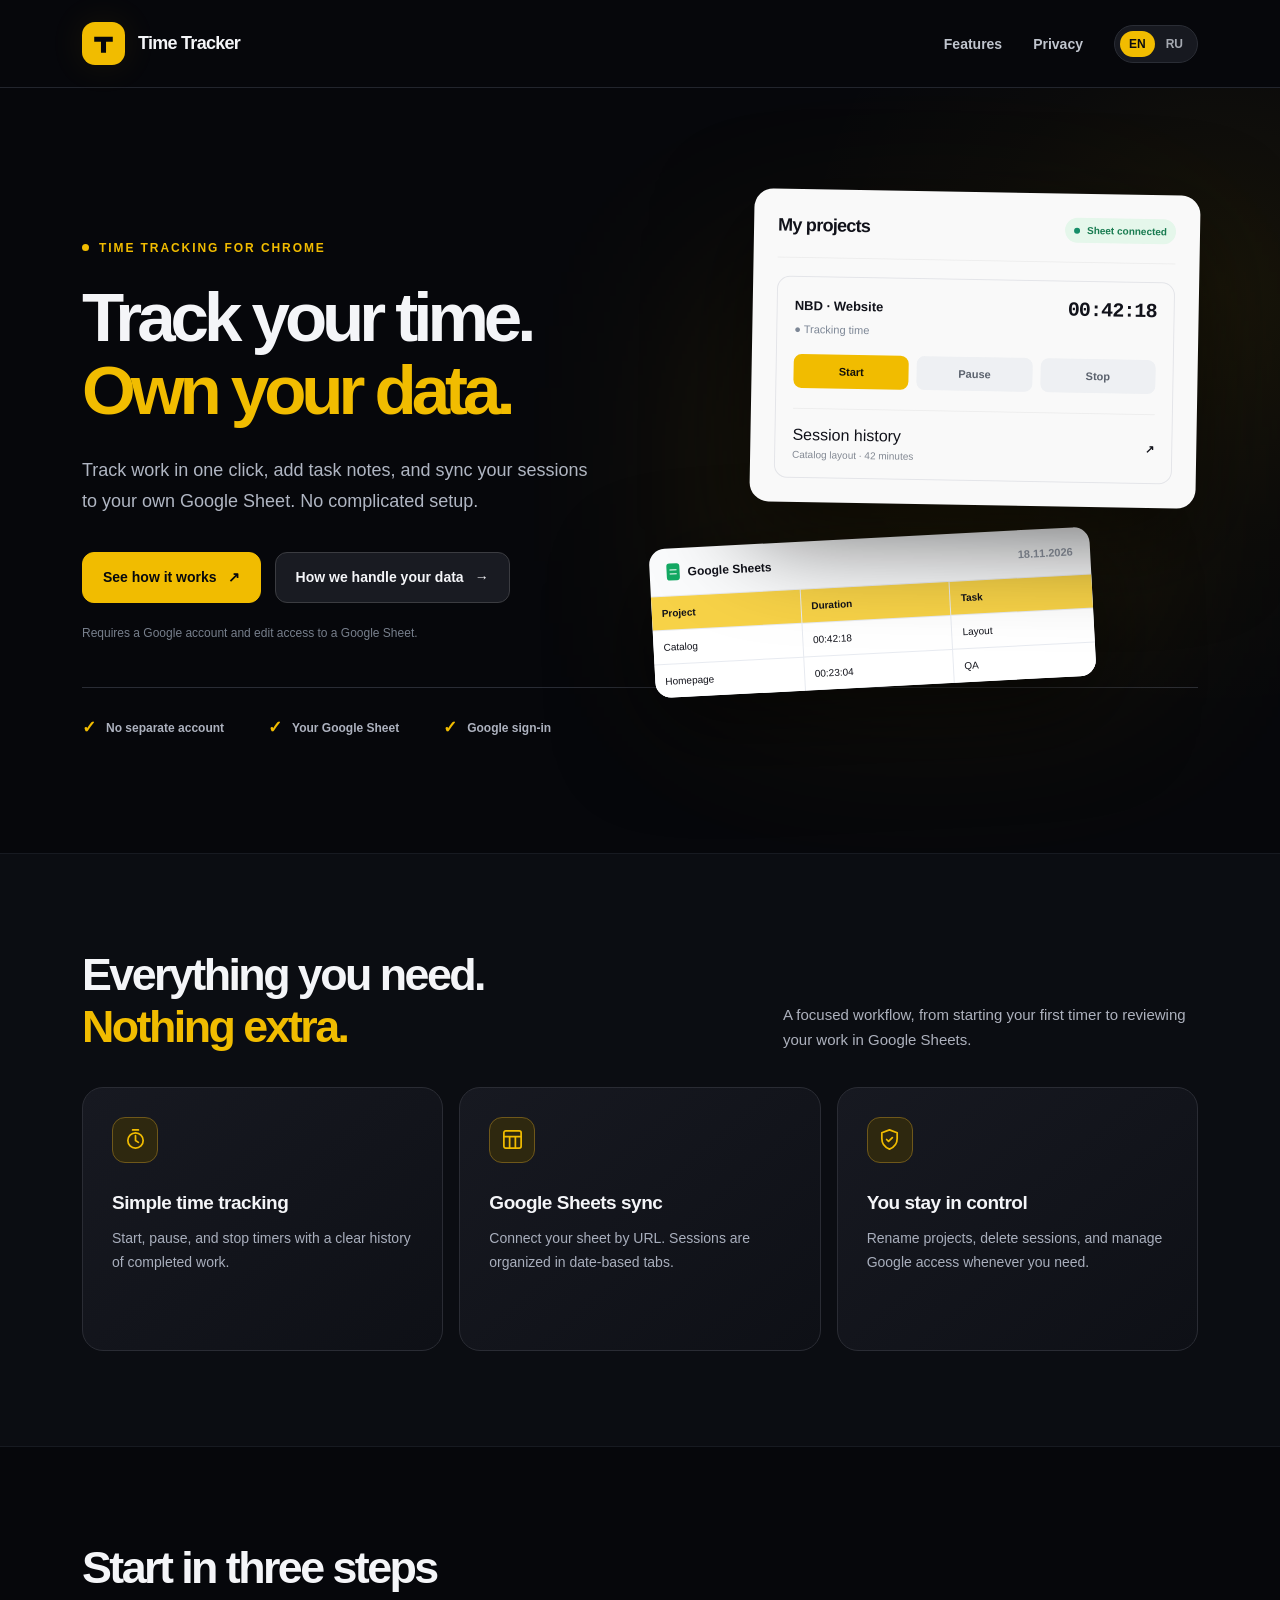
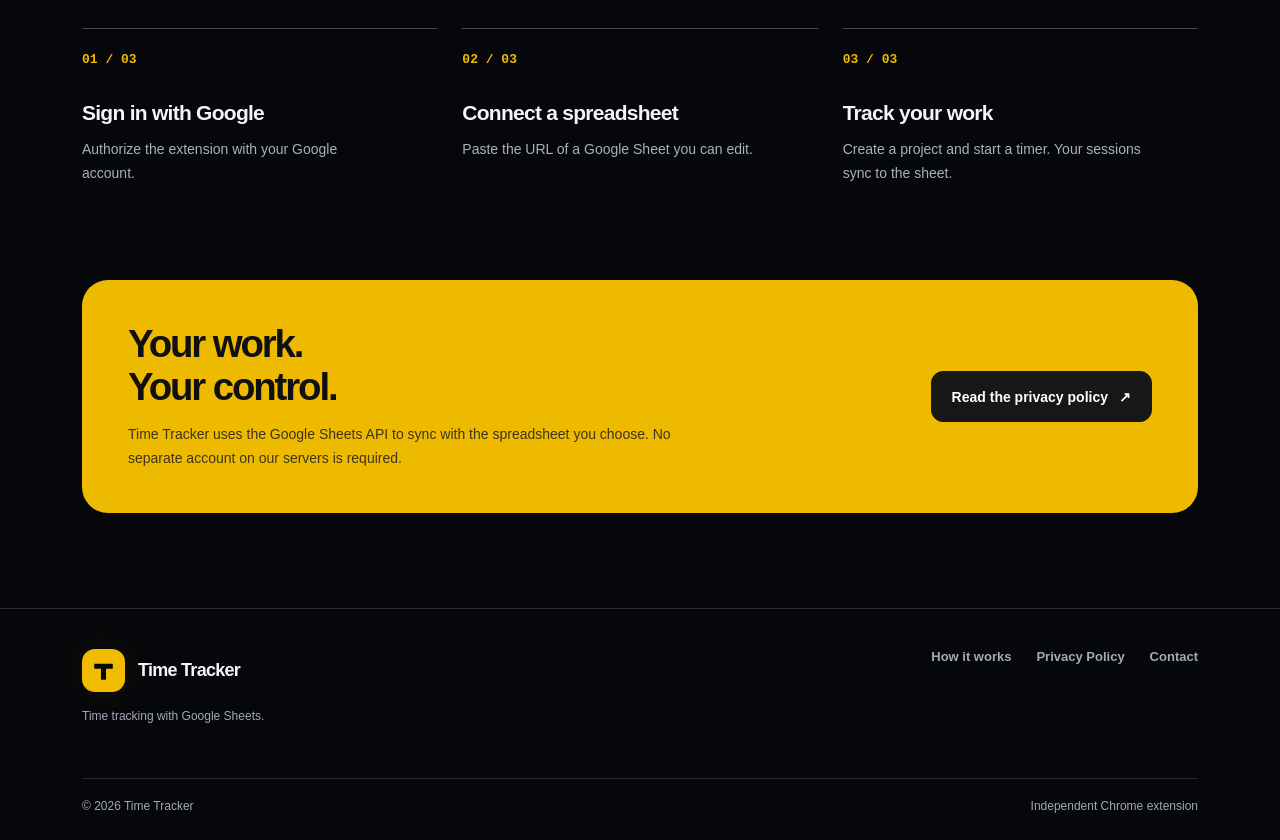
<file: index.html>
<!doctype html>
<html lang="en"><head><meta charset="utf-8"><meta name="viewport" content="width=device-width,initial-scale=1"><meta name="theme-color" content="#06070B"><meta name="description" content="A Chrome extension for tracking work sessions and syncing to your own Google Sheet."><title>Time Tracker — Your time, your Google Sheet</title><link rel="icon" type="image/svg+xml" href="assets/favicon.svg"><link rel="stylesheet" href="assets/styles.css"></head>
<body id="top"><header class="site-header"><div class="container header-inner">
      <a class="brand" href="./" aria-label="Time Tracker — home"><span class="brand-icon" aria-hidden="true"><svg viewBox="0 0 32 32" fill="none"><path d="M5 8h22v6h-8v13h-6V14H5V8Z" fill="#06070B"/></svg></span><span>Time Tracker</span></a>
      <nav class="nav-links" aria-label="Main navigation">
        <a href="./#features">Features</a><a href="privacy/">Privacy</a>
        <span class="lang-switch" aria-label="Language"><a href="./" aria-current="page" lang="en">EN</a><a href="ru/"  lang="ru">RU</a></span>
      </nav></div></header><main><section class="hero"><div class="container"><div class="hero-grid"><div class="hero-copy"><div class="eyebrow">TIME TRACKING FOR CHROME</div><h1>Track your time.<br><span>Own your data.</span></h1><p>Track work in one click, add task notes, and sync your sessions to your own Google Sheet. No complicated setup.</p><div class="hero-actions"><a class="btn btn-primary" href="#how-it-works">See how it works <span aria-hidden="true">↗</span></a><a class="btn btn-secondary" href="privacy/">How we handle your data <span aria-hidden="true">→</span></a></div><p class="microcopy">Requires a Google account and edit access to a Google Sheet.</p></div><div class="visual" aria-label="Illustration of Time Tracker and a spreadsheet"><div class="visual-glow"></div><div class="visual-card tracker-card"><div class="visual-top"><span class="visual-heading">My projects</span><span class="tiny-pill">Sheet connected</span></div><div class="project-mock"><div class="project-top"><span class="project-name">NBD · Website</span><span class="timer">00:42:18</span></div><div class="project-status">● Tracking time</div><div class="mock-btns"><div class="mock-btn yellow">Start</div><div class="mock-btn">Pause</div><div class="mock-btn">Stop</div></div><div class="mock-history"><div><span>Session history</span><small>Catalog layout · 42 minutes</small></div><span aria-hidden="true">↗</span></div></div></div><div class="visual-card sheet-card"><div class="sheet-card-head"><span class="sheet-dot"></span>Google Sheets <span style="margin-left:auto;color:#9299a5;font-size:11px">18.11.2026</span></div><div class="sheet-grid"><div class="head">Project</div><div class="head">Duration</div><div class="head">Task</div><div>Catalog</div><div>00:42:18</div><div>Layout</div><div>Homepage</div><div>00:23:04</div><div>QA</div></div></div></div></div><div class="trust-strip"><span><b>✓</b>No separate account</span><span><b>✓</b>Your Google Sheet</span><span><b>✓</b>Google sign-in</span></div></div></section><section class="section section-alt" id="features"><div class="container"><div class="section-heading"><h2>Everything you need.<br><span class="accent">Nothing extra.</span></h2><p>A focused workflow, from starting your first timer to reviewing your work in Google Sheets.</p></div><div class="feature-grid"><article class="feature"><span class="feature-icon"><svg viewBox="0 0 24 24" fill="none" stroke-width="1.8" stroke="currentColor" stroke-linecap="round" stroke-linejoin="round" aria-hidden="true"><circle cx="12" cy="13" r="8"/><path d="M12 13V8m0 5 3 2M9 2h6"/></svg></span><h3>Simple time tracking</h3><p>Start, pause, and stop timers with a clear history of completed work.</p></article><article class="feature"><span class="feature-icon"><svg viewBox="0 0 24 24" fill="none" stroke-width="1.8" stroke="currentColor" stroke-linecap="round" stroke-linejoin="round" aria-hidden="true"><rect x="3" y="3" width="18" height="18" rx="2"/><path d="M3 9h18M9 9v12M15 9v12"/></svg></span><h3>Google Sheets sync</h3><p>Connect your sheet by URL. Sessions are organized in date-based tabs.</p></article><article class="feature"><span class="feature-icon"><svg viewBox="0 0 24 24" fill="none" stroke-width="1.8" stroke="currentColor" stroke-linecap="round" stroke-linejoin="round" aria-hidden="true"><path d="M12 2 4 5v6c0 5.5 3.4 9.3 8 11 4.6-1.7 8-5.5 8-11V5z"/><path d="m9 12 2 2 4-4"/></svg></span><h3>You stay in control</h3><p>Rename projects, delete sessions, and manage Google access whenever you need.</p></article></div></div></section><section class="section" id="how-it-works"><div class="container"><div class="section-heading"><h2>Start in three steps</h2></div><div class="steps"><article class="step"><div class="step-number">01 / 03</div><h3>Sign in with Google</h3><p>Authorize the extension with your Google account.</p></article><article class="step"><div class="step-number">02 / 03</div><h3>Connect a spreadsheet</h3><p>Paste the URL of a Google Sheet you can edit.</p></article><article class="step"><div class="step-number">03 / 03</div><h3>Track your work</h3><p>Create a project and start a timer. Your sessions sync to the sheet.</p></article></div></div></section><section class="section" style="padding-top:0"><div class="container"><div class="privacy-banner"><div><h2>Your work.<br>Your control.</h2><p>Time Tracker uses the Google Sheets API to sync with the spreadsheet you choose. No separate account on our servers is required.</p></div><a class="btn" href="privacy/">Read the privacy policy <span aria-hidden="true">↗</span></a></div></div></section></main><footer class="footer"><div class="container"><div class="footer-top"><div><a class="brand" href="./"><span class="brand-icon" aria-hidden="true"><svg viewBox="0 0 32 32" fill="none"><path d="M5 8h22v6h-8v13h-6V14H5V8Z" fill="#06070B"/></svg></span><span>Time Tracker</span></a><p class="footer-note">Time tracking with Google Sheets.</p></div><div class="footer-links"><a href="./#how-it-works">How it works</a><a href="privacy/">Privacy Policy</a><a href="mailto:alextukaylo@gmail.com">Contact</a></div></div><div class="footer-bottom"><span>© 2026 Time Tracker</span><span>Independent Chrome extension</span></div></div></footer></body></html>
</file>
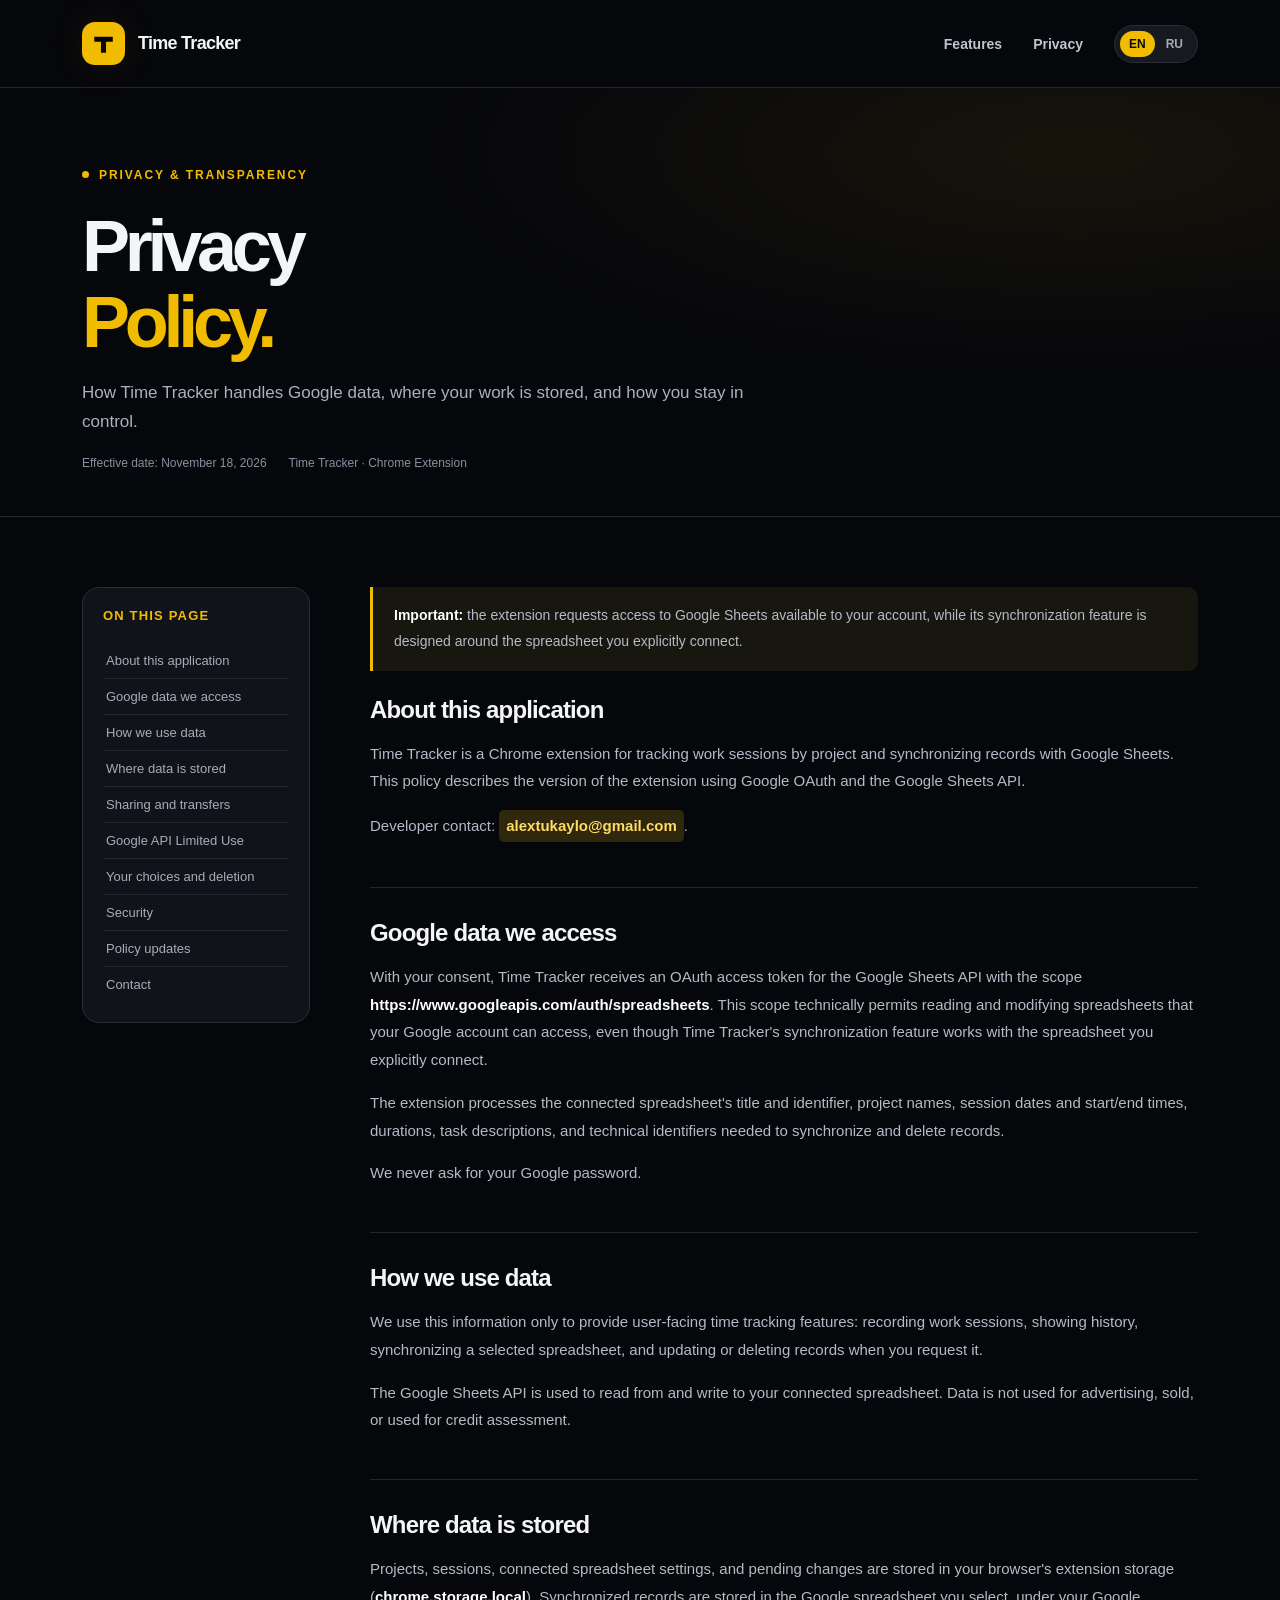
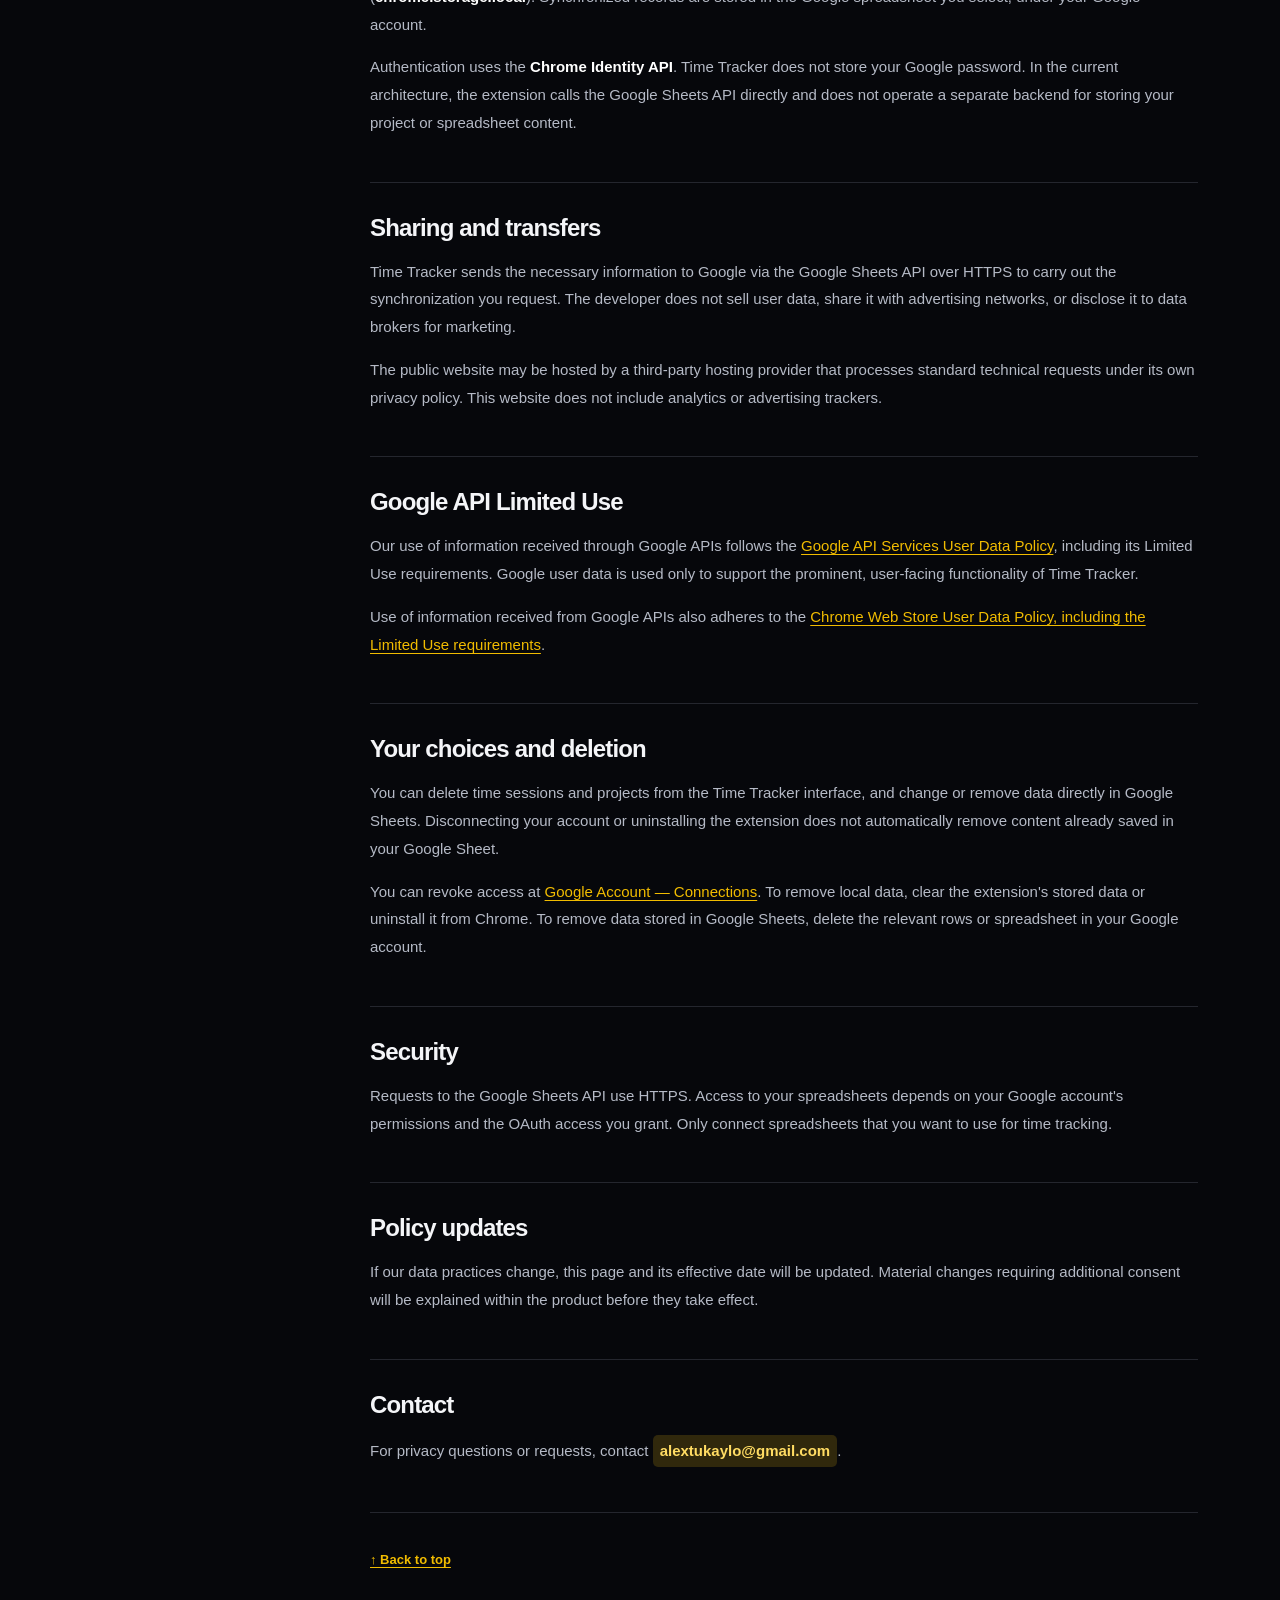
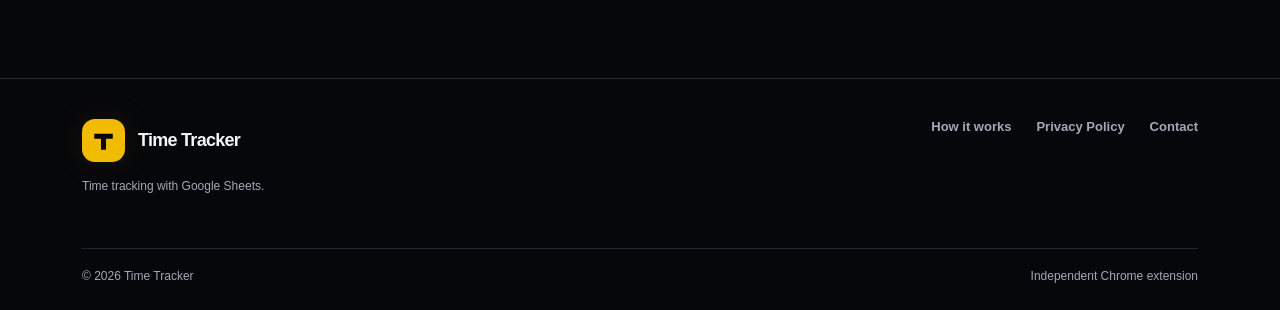
<file: privacy/index.html>
<!doctype html>
<html lang="en"><head><meta charset="utf-8"><meta name="viewport" content="width=device-width,initial-scale=1"><meta name="theme-color" content="#06070B"><meta name="description" content="Learn how Time Tracker handles Google Sheets data and local time tracking records."><title>Privacy Policy — Time Tracker</title><link rel="icon" type="image/svg+xml" href="../assets/favicon.svg"><link rel="stylesheet" href="../assets/styles.css"></head>
<body id="top"><header class="site-header"><div class="container header-inner">
      <a class="brand" href="../" aria-label="Time Tracker — home"><span class="brand-icon" aria-hidden="true"><svg viewBox="0 0 32 32" fill="none"><path d="M5 8h22v6h-8v13h-6V14H5V8Z" fill="#06070B"/></svg></span><span>Time Tracker</span></a>
      <nav class="nav-links" aria-label="Main navigation">
        <a href="../#features">Features</a><a href="./">Privacy</a>
        <span class="lang-switch" aria-label="Language"><a href="./" aria-current="page" lang="en">EN</a><a href="../ru/privacy/"  lang="ru">RU</a></span>
      </nav></div></header><main><section class="legal-hero"><div class="container"><div class="eyebrow">PRIVACY & TRANSPARENCY</div><h1>Privacy<br><span>Policy.</span></h1><p>How Time Tracker handles Google data, where your work is stored, and how you stay in control.</p><div class="legal-meta"><span>Effective date: November 18, 2026</span><span>Time Tracker · Chrome Extension</span></div></div></section><div class="container legal-body"><aside class="legal-toc" aria-label="On this page"><h3>On this page</h3><a href="#overview">About this application</a><a href="#access">Google data we access</a><a href="#usage">How we use data</a><a href="#storage">Where data is stored</a><a href="#sharing">Sharing and transfers</a><a href="#limited">Google API Limited Use</a><a href="#control">Your choices and deletion</a><a href="#security">Security</a><a href="#changes">Policy updates</a><a href="#contact">Contact</a></aside><article class="legal-content"><div class="notice"><p><strong>Important:</strong> the extension requests access to Google Sheets available to your account, while its synchronization feature is designed around the spreadsheet you explicitly connect.</p></div><section id="overview"><h2>About this application</h2><p>Time Tracker is a Chrome extension for tracking work sessions by project and synchronizing records with Google Sheets. This policy describes the version of the extension using Google OAuth and the Google Sheets API.</p><p>Developer contact: <span class="support-placeholder">alextukaylo@gmail.com</span>.</p></section><section id="access"><h2>Google data we access</h2><p>With your consent, Time Tracker receives an OAuth access token for the Google Sheets API with the scope <strong>https://www.googleapis.com/auth/spreadsheets</strong>. This scope technically permits reading and modifying spreadsheets that your Google account can access, even though Time Tracker's synchronization feature works with the spreadsheet you explicitly connect.</p><p>The extension processes the connected spreadsheet's title and identifier, project names, session dates and start/end times, durations, task descriptions, and technical identifiers needed to synchronize and delete records.</p><p>We never ask for your Google password.</p></section><section id="usage"><h2>How we use data</h2><p>We use this information only to provide user-facing time tracking features: recording work sessions, showing history, synchronizing a selected spreadsheet, and updating or deleting records when you request it.</p><p>The Google Sheets API is used to read from and write to your connected spreadsheet. Data is not used for advertising, sold, or used for credit assessment.</p></section><section id="storage"><h2>Where data is stored</h2><p>Projects, sessions, connected spreadsheet settings, and pending changes are stored in your browser's extension storage (<strong>chrome.storage.local</strong>). Synchronized records are stored in the Google spreadsheet you select, under your Google account.</p><p>Authentication uses the <strong>Chrome Identity API</strong>. Time Tracker does not store your Google password. In the current architecture, the extension calls the Google Sheets API directly and does not operate a separate backend for storing your project or spreadsheet content.</p></section><section id="sharing"><h2>Sharing and transfers</h2><p>Time Tracker sends the necessary information to Google via the Google Sheets API over HTTPS to carry out the synchronization you request. The developer does not sell user data, share it with advertising networks, or disclose it to data brokers for marketing.</p><p>The public website may be hosted by a third-party hosting provider that processes standard technical requests under its own privacy policy. This website does not include analytics or advertising trackers.</p></section><section id="limited"><h2>Google API Limited Use</h2><p>Our use of information received through Google APIs follows the <a href="https://developers.google.com/terms/api-services-user-data-policy" target="_blank" rel="noopener noreferrer">Google API Services User Data Policy</a>, including its Limited Use requirements. Google user data is used only to support the prominent, user-facing functionality of Time Tracker.</p><p>Use of information received from Google APIs also adheres to the <a href="https://developer.chrome.com/docs/webstore/program-policies/limited-use" target="_blank" rel="noopener noreferrer">Chrome Web Store User Data Policy, including the Limited Use requirements</a>.</p></section><section id="control"><h2>Your choices and deletion</h2><p>You can delete time sessions and projects from the Time Tracker interface, and change or remove data directly in Google Sheets. Disconnecting your account or uninstalling the extension does not automatically remove content already saved in your Google Sheet.</p><p>You can revoke access at <a href="https://myaccount.google.com/connections" target="_blank" rel="noopener noreferrer">Google Account — Connections</a>. To remove local data, clear the extension's stored data or uninstall it from Chrome. To remove data stored in Google Sheets, delete the relevant rows or spreadsheet in your Google account.</p></section><section id="security"><h2>Security</h2><p>Requests to the Google Sheets API use HTTPS. Access to your spreadsheets depends on your Google account's permissions and the OAuth access you grant. Only connect spreadsheets that you want to use for time tracking.</p></section><section id="changes"><h2>Policy updates</h2><p>If our data practices change, this page and its effective date will be updated. Material changes requiring additional consent will be explained within the product before they take effect.</p></section><section id="contact"><h2>Contact</h2><p>For privacy questions or requests, contact <span class="support-placeholder">alextukaylo@gmail.com</span>.</p></section><a class="toplink" href="#top" onclick="return true">↑ Back to top</a></article></div></main><footer class="footer"><div class="container"><div class="footer-top"><div><a class="brand" href="../"><span class="brand-icon" aria-hidden="true"><svg viewBox="0 0 32 32" fill="none"><path d="M5 8h22v6h-8v13h-6V14H5V8Z" fill="#06070B"/></svg></span><span>Time Tracker</span></a><p class="footer-note">Time tracking with Google Sheets.</p></div><div class="footer-links"><a href="../#how-it-works">How it works</a><a href="./">Privacy Policy</a><a href="mailto:alextukaylo@gmail.com">Contact</a></div></div><div class="footer-bottom"><span>© 2026 Time Tracker</span><span>Independent Chrome extension</span></div></div></footer></body></html>
</file>
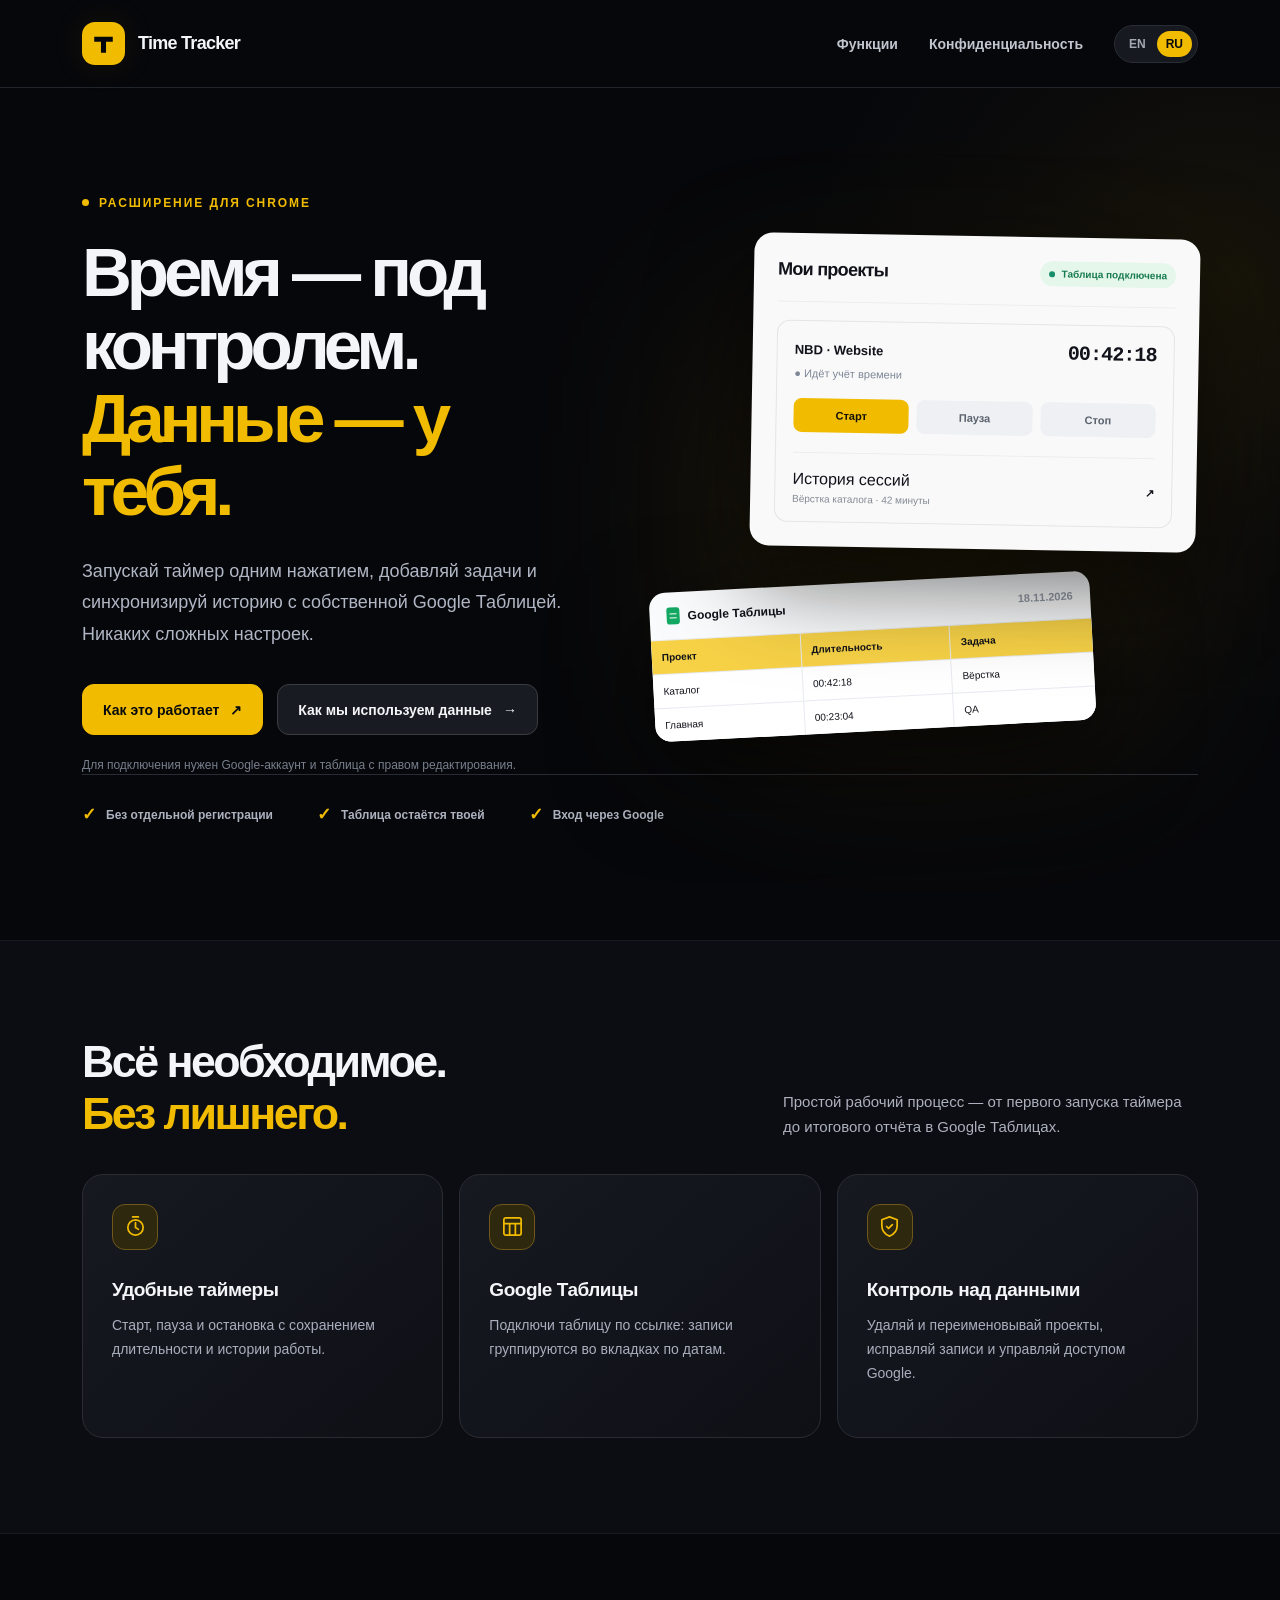
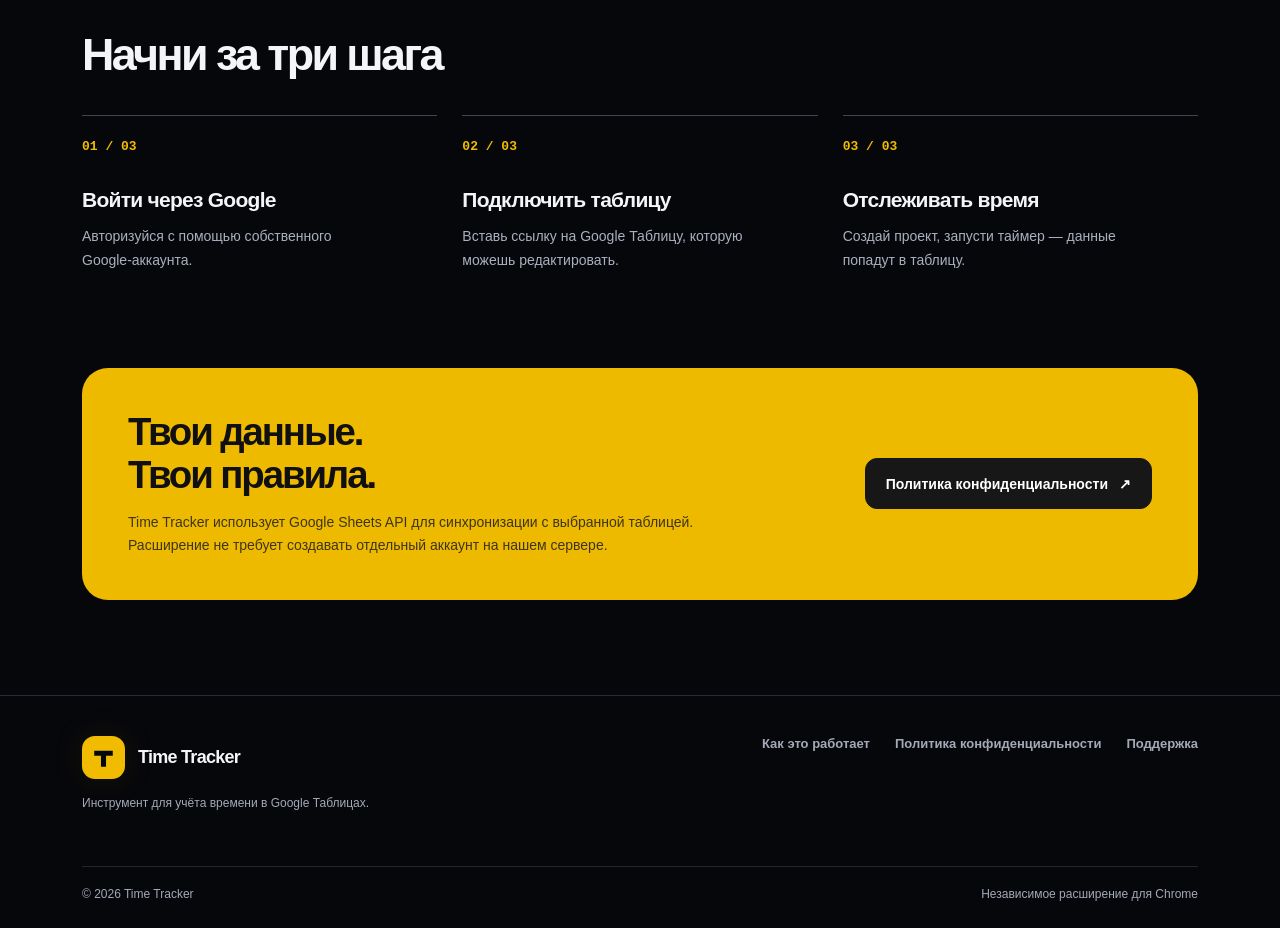
<file: ru/index.html>
<!doctype html>
<html lang="ru"><head><meta charset="utf-8"><meta name="viewport" content="width=device-width,initial-scale=1"><meta name="theme-color" content="#06070B"><meta name="description" content="Расширение Chrome для учёта времени по проектам с синхронизацией в Google Таблицы."><title>Time Tracker — Твоё время в Google Таблицах</title><link rel="icon" type="image/svg+xml" href="../assets/favicon.svg"><link rel="stylesheet" href="../assets/styles.css"></head>
<body id="top"><header class="site-header"><div class="container header-inner">
      <a class="brand" href="./" aria-label="Time Tracker — главная"><span class="brand-icon" aria-hidden="true"><svg viewBox="0 0 32 32" fill="none"><path d="M5 8h22v6h-8v13h-6V14H5V8Z" fill="#06070B"/></svg></span><span>Time Tracker</span></a>
      <nav class="nav-links" aria-label="Основная навигация">
        <a href="./#features">Функции</a><a href="privacy/">Конфиденциальность</a>
        <span class="lang-switch" aria-label="Language"><a href="../"  lang="en">EN</a><a href="./" aria-current="page" lang="ru">RU</a></span>
      </nav></div></header><main><section class="hero"><div class="container"><div class="hero-grid"><div class="hero-copy"><div class="eyebrow">РАСШИРЕНИЕ ДЛЯ CHROME</div><h1>Время — под контролем.<br><span>Данные — у тебя.</span></h1><p>Запускай таймер одним нажатием, добавляй задачи и синхронизируй историю с собственной Google Таблицей. Никаких сложных настроек.</p><div class="hero-actions"><a class="btn btn-primary" href="#how-it-works">Как это работает <span aria-hidden="true">↗</span></a><a class="btn btn-secondary" href="privacy/">Как мы используем данные <span aria-hidden="true">→</span></a></div><p class="microcopy">Для подключения нужен Google-аккаунт и таблица с правом редактирования.</p></div><div class="visual" aria-label="Иллюстрация интерфейса Time Tracker и таблицы"><div class="visual-glow"></div><div class="visual-card tracker-card"><div class="visual-top"><span class="visual-heading">Мои проекты</span><span class="tiny-pill">Таблица подключена</span></div><div class="project-mock"><div class="project-top"><span class="project-name">NBD · Website</span><span class="timer">00:42:18</span></div><div class="project-status">● Идёт учёт времени</div><div class="mock-btns"><div class="mock-btn yellow">Старт</div><div class="mock-btn">Пауза</div><div class="mock-btn">Стоп</div></div><div class="mock-history"><div><span>История сессий</span><small>Вёрстка каталога · 42 минуты</small></div><span aria-hidden="true">↗</span></div></div></div><div class="visual-card sheet-card"><div class="sheet-card-head"><span class="sheet-dot"></span>Google Таблицы <span style="margin-left:auto;color:#9299a5;font-size:11px">18.11.2026</span></div><div class="sheet-grid"><div class="head">Проект</div><div class="head">Длительность</div><div class="head">Задача</div><div>Каталог</div><div>00:42:18</div><div>Вёрстка</div><div>Главная</div><div>00:23:04</div><div>QA</div></div></div></div></div><div class="trust-strip"><span><b>✓</b>Без отдельной регистрации</span><span><b>✓</b>Таблица остаётся твоей</span><span><b>✓</b>Вход через Google</span></div></div></section><section class="section section-alt" id="features"><div class="container"><div class="section-heading"><h2>Всё необходимое.<br><span class="accent">Без лишнего.</span></h2><p>Простой рабочий процесс — от первого запуска таймера до итогового отчёта в Google Таблицах.</p></div><div class="feature-grid"><article class="feature"><span class="feature-icon"><svg viewBox="0 0 24 24" fill="none" stroke-width="1.8" stroke="currentColor" stroke-linecap="round" stroke-linejoin="round" aria-hidden="true"><circle cx="12" cy="13" r="8"/><path d="M12 13V8m0 5 3 2M9 2h6"/></svg></span><h3>Удобные таймеры</h3><p>Старт, пауза и остановка с сохранением длительности и истории работы.</p></article><article class="feature"><span class="feature-icon"><svg viewBox="0 0 24 24" fill="none" stroke-width="1.8" stroke="currentColor" stroke-linecap="round" stroke-linejoin="round" aria-hidden="true"><rect x="3" y="3" width="18" height="18" rx="2"/><path d="M3 9h18M9 9v12M15 9v12"/></svg></span><h3>Google Таблицы</h3><p>Подключи таблицу по ссылке: записи группируются во вкладках по датам.</p></article><article class="feature"><span class="feature-icon"><svg viewBox="0 0 24 24" fill="none" stroke-width="1.8" stroke="currentColor" stroke-linecap="round" stroke-linejoin="round" aria-hidden="true"><path d="M12 2 4 5v6c0 5.5 3.4 9.3 8 11 4.6-1.7 8-5.5 8-11V5z"/><path d="m9 12 2 2 4-4"/></svg></span><h3>Контроль над данными</h3><p>Удаляй и переименовывай проекты, исправляй записи и управляй доступом Google.</p></article></div></div></section><section class="section" id="how-it-works"><div class="container"><div class="section-heading"><h2>Начни за три шага</h2></div><div class="steps"><article class="step"><div class="step-number">01 / 03</div><h3>Войти через Google</h3><p>Авторизуйся с помощью собственного Google-аккаунта.</p></article><article class="step"><div class="step-number">02 / 03</div><h3>Подключить таблицу</h3><p>Вставь ссылку на Google Таблицу, которую можешь редактировать.</p></article><article class="step"><div class="step-number">03 / 03</div><h3>Отслеживать время</h3><p>Создай проект, запусти таймер — данные попадут в таблицу.</p></article></div></div></section><section class="section" style="padding-top:0"><div class="container"><div class="privacy-banner"><div><h2>Твои данные.<br>Твои правила.</h2><p>Time Tracker использует Google Sheets API для синхронизации с выбранной таблицей. Расширение не требует создавать отдельный аккаунт на нашем сервере.</p></div><a class="btn" href="privacy/">Политика конфиденциальности <span aria-hidden="true">↗</span></a></div></div></section></main><footer class="footer"><div class="container"><div class="footer-top"><div><a class="brand" href="./"><span class="brand-icon" aria-hidden="true"><svg viewBox="0 0 32 32" fill="none"><path d="M5 8h22v6h-8v13h-6V14H5V8Z" fill="#06070B"/></svg></span><span>Time Tracker</span></a><p class="footer-note">Инструмент для учёта времени в Google Таблицах.</p></div><div class="footer-links"><a href="./#how-it-works">Как это работает</a><a href="privacy/">Политика конфиденциальности</a><a href="mailto:alextukaylo@gmail.com">Поддержка</a></div></div><div class="footer-bottom"><span>© 2026 Time Tracker</span><span>Независимое расширение для Chrome</span></div></div></footer></body></html>
</file>
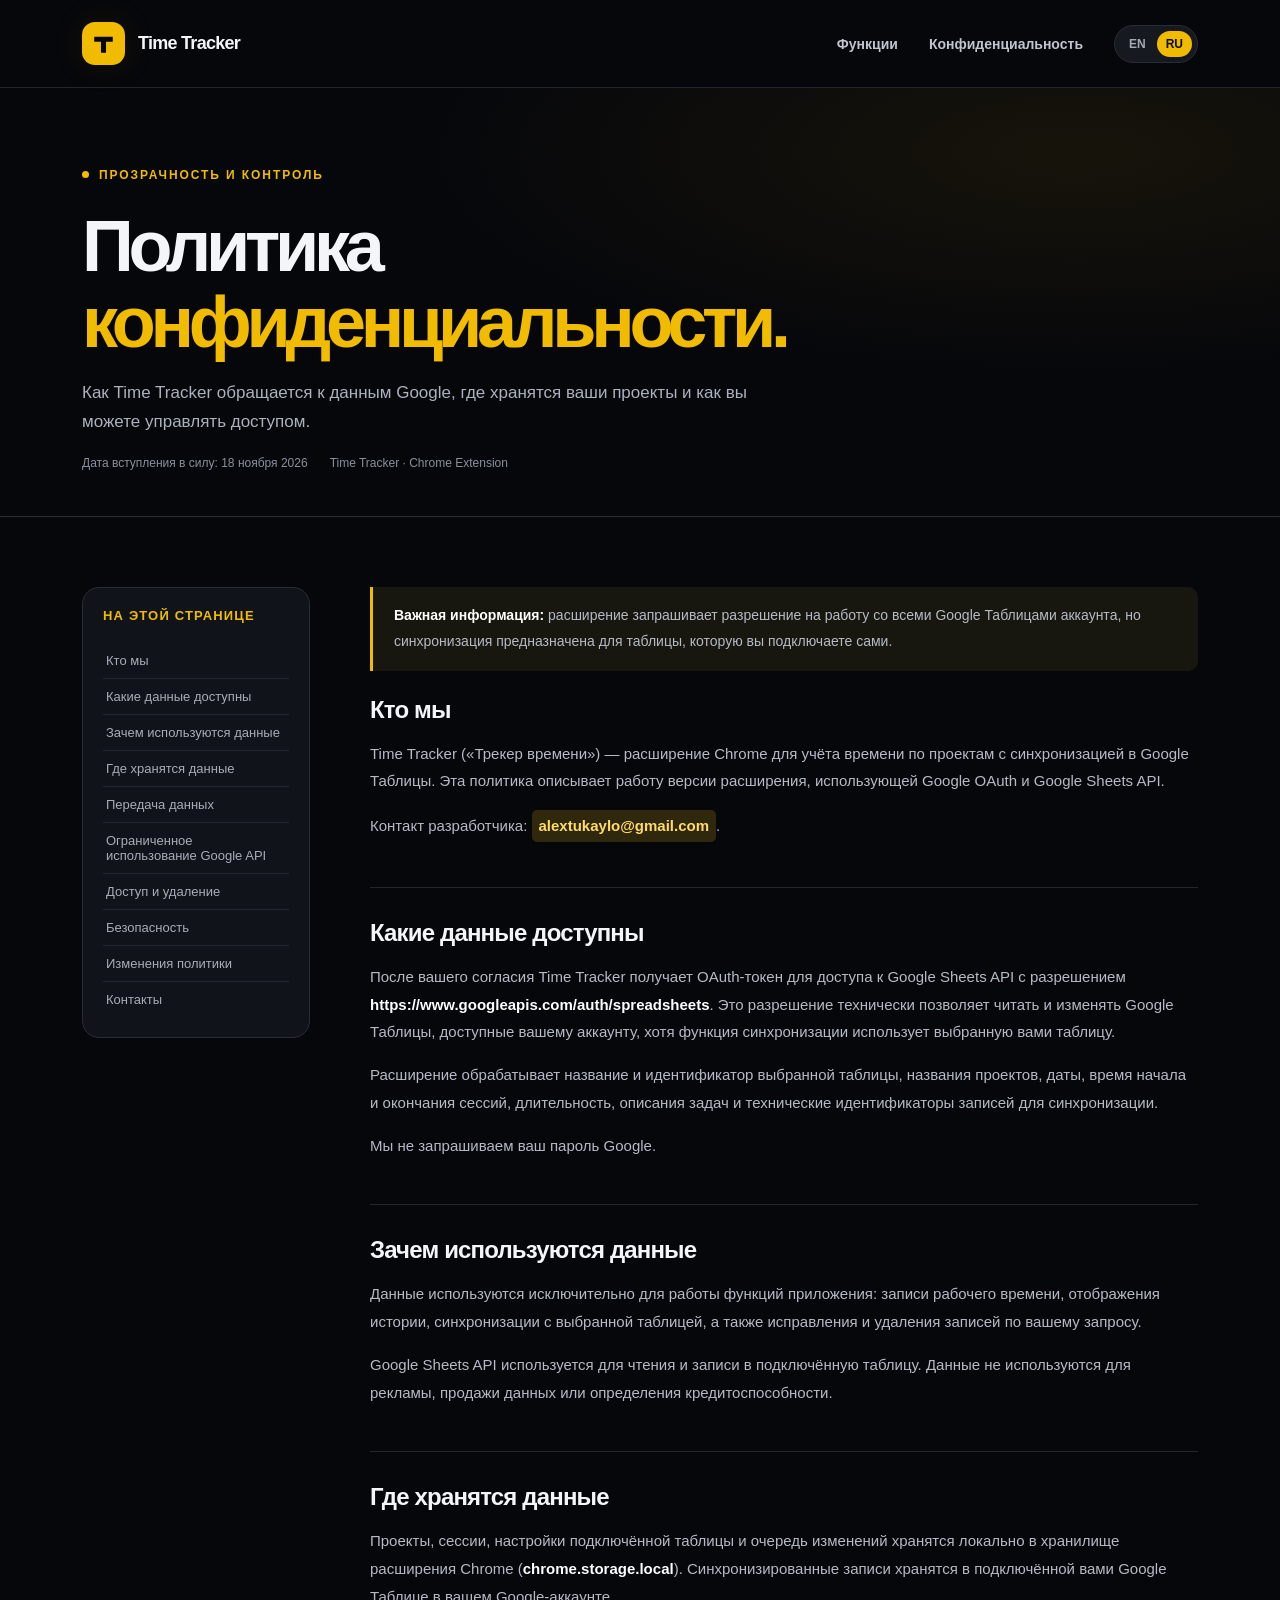
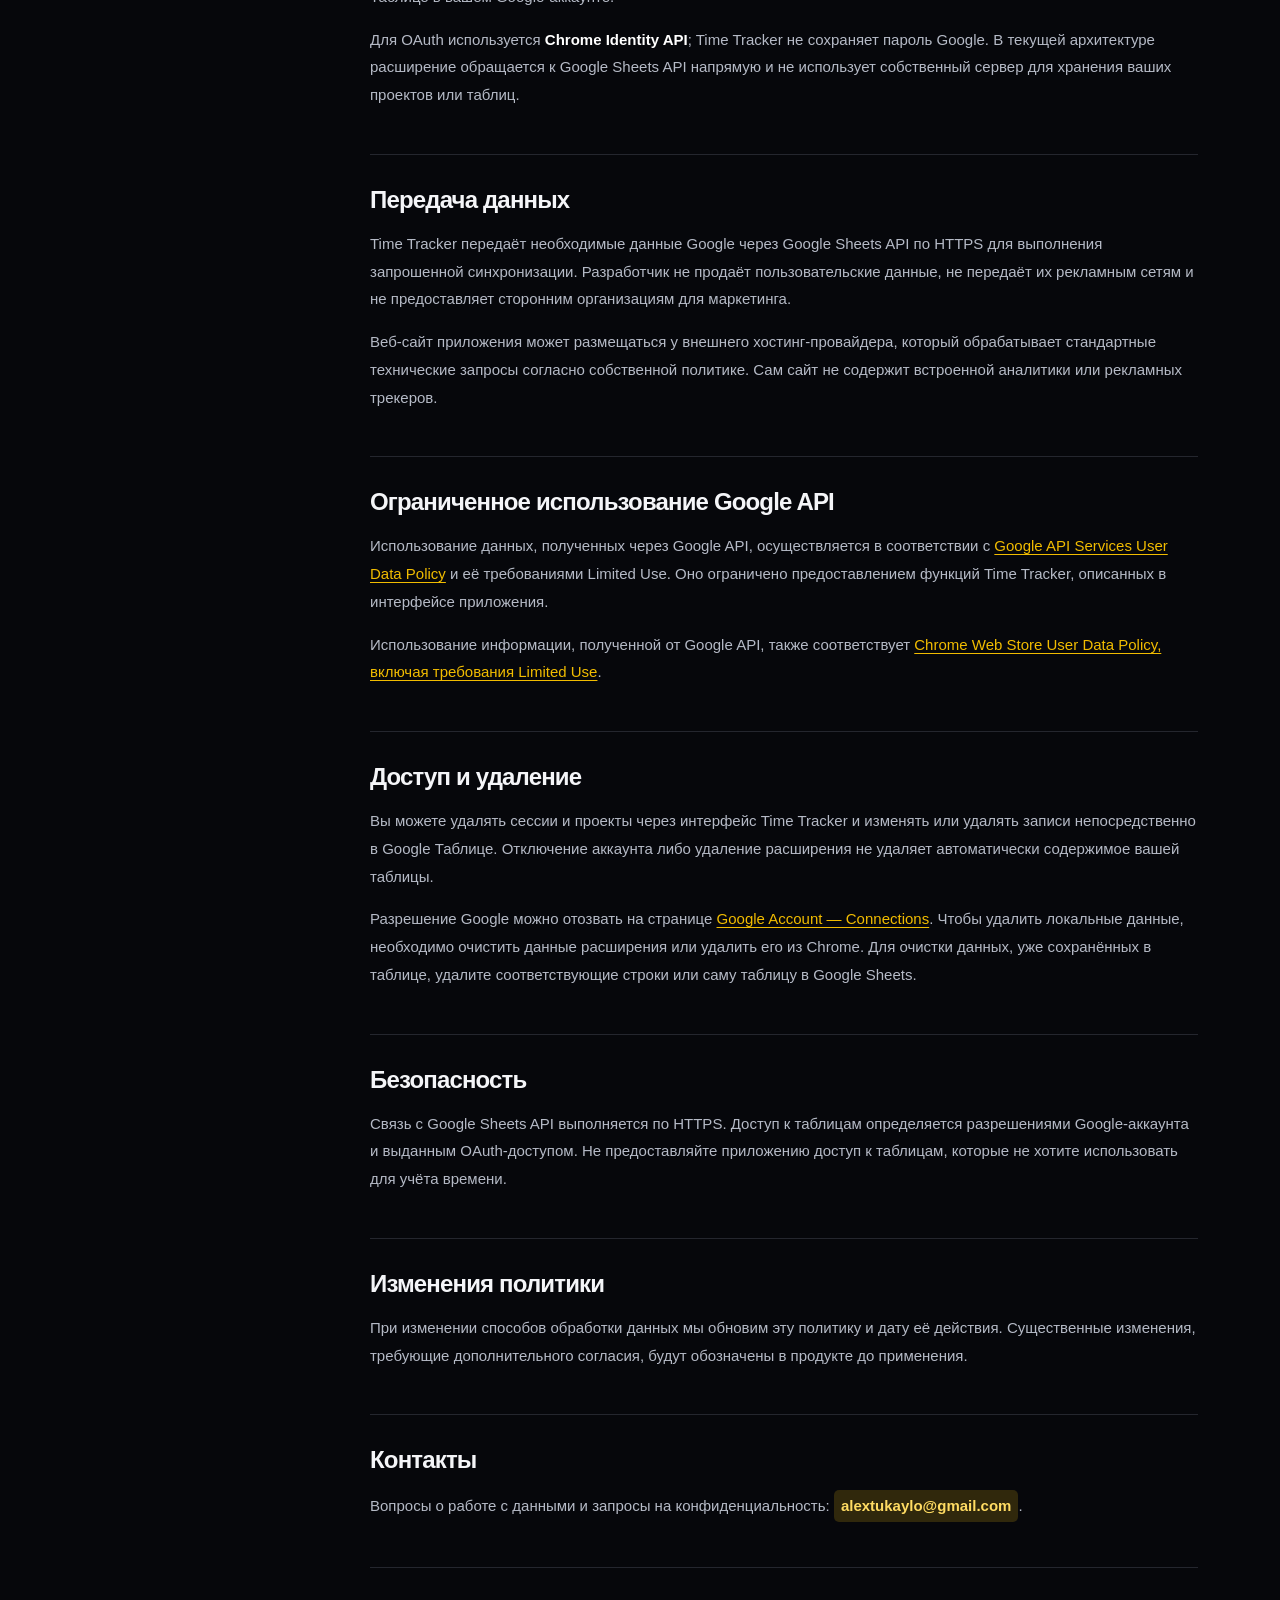
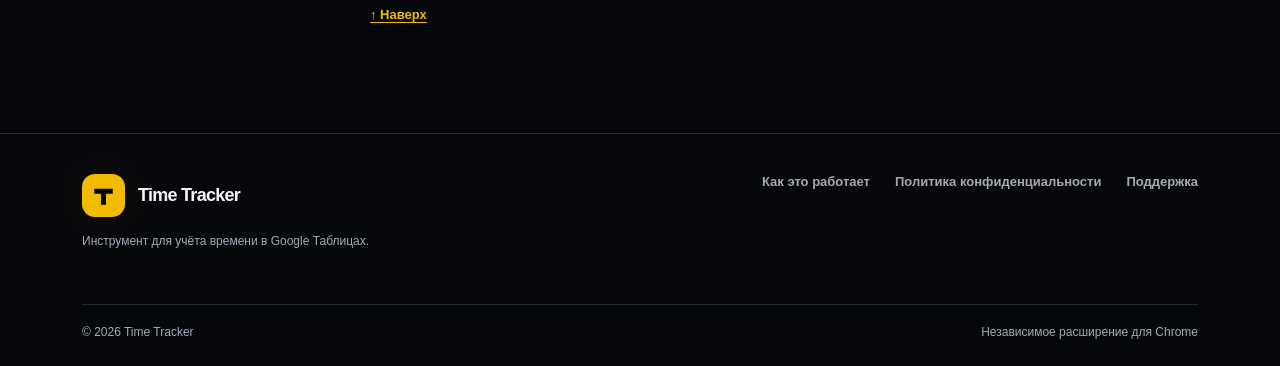
<file: ru/privacy/index.html>
<!doctype html>
<html lang="ru"><head><meta charset="utf-8"><meta name="viewport" content="width=device-width,initial-scale=1"><meta name="theme-color" content="#06070B"><meta name="description" content="Как Time Tracker использует Google Таблицы и хранит данные учёта времени."><title>Политика конфиденциальности — Time Tracker</title><link rel="icon" type="image/svg+xml" href="../../assets/favicon.svg"><link rel="stylesheet" href="../../assets/styles.css"></head>
<body id="top"><header class="site-header"><div class="container header-inner">
      <a class="brand" href="../" aria-label="Time Tracker — главная"><span class="brand-icon" aria-hidden="true"><svg viewBox="0 0 32 32" fill="none"><path d="M5 8h22v6h-8v13h-6V14H5V8Z" fill="#06070B"/></svg></span><span>Time Tracker</span></a>
      <nav class="nav-links" aria-label="Основная навигация">
        <a href="../#features">Функции</a><a href="./">Конфиденциальность</a>
        <span class="lang-switch" aria-label="Language"><a href="../../privacy/"  lang="en">EN</a><a href="./" aria-current="page" lang="ru">RU</a></span>
      </nav></div></header><main><section class="legal-hero"><div class="container"><div class="eyebrow">ПРОЗРАЧНОСТЬ И КОНТРОЛЬ</div><h1>Политика<br><span>конфиденциальности.</span></h1><p>Как Time Tracker обращается к данным Google, где хранятся ваши проекты и как вы можете управлять доступом.</p><div class="legal-meta"><span>Дата вступления в силу: 18 ноября 2026</span><span>Time Tracker · Chrome Extension</span></div></div></section><div class="container legal-body"><aside class="legal-toc" aria-label="На этой странице"><h3>На этой странице</h3><a href="#overview">Кто мы</a><a href="#access">Какие данные доступны</a><a href="#usage">Зачем используются данные</a><a href="#storage">Где хранятся данные</a><a href="#sharing">Передача данных</a><a href="#limited">Ограниченное использование Google API</a><a href="#control">Доступ и удаление</a><a href="#security">Безопасность</a><a href="#changes">Изменения политики</a><a href="#contact">Контакты</a></aside><article class="legal-content"><div class="notice"><p><strong>Важная информация:</strong> расширение запрашивает разрешение на работу со всеми Google Таблицами аккаунта, но синхронизация предназначена для таблицы, которую вы подключаете сами.</p></div><section id="overview"><h2>Кто мы</h2><p>Time Tracker («Трекер времени») — расширение Chrome для учёта времени по проектам с синхронизацией в Google Таблицы. Эта политика описывает работу версии расширения, использующей Google OAuth и Google Sheets API.</p><p>Контакт разработчика: <span class="support-placeholder">alextukaylo@gmail.com</span>.</p></section><section id="access"><h2>Какие данные доступны</h2><p>После вашего согласия Time Tracker получает OAuth-токен для доступа к Google Sheets API с разрешением <strong>https://www.googleapis.com/auth/spreadsheets</strong>. Это разрешение технически позволяет читать и изменять Google Таблицы, доступные вашему аккаунту, хотя функция синхронизации использует выбранную вами таблицу.</p><p>Расширение обрабатывает название и идентификатор выбранной таблицы, названия проектов, даты, время начала и окончания сессий, длительность, описания задач и технические идентификаторы записей для синхронизации.</p><p>Мы не запрашиваем ваш пароль Google.</p></section><section id="usage"><h2>Зачем используются данные</h2><p>Данные используются исключительно для работы функций приложения: записи рабочего времени, отображения истории, синхронизации с выбранной таблицей, а также исправления и удаления записей по вашему запросу.</p><p>Google Sheets API используется для чтения и записи в подключённую таблицу. Данные не используются для рекламы, продажи данных или определения кредитоспособности.</p></section><section id="storage"><h2>Где хранятся данные</h2><p>Проекты, сессии, настройки подключённой таблицы и очередь изменений хранятся локально в хранилище расширения Chrome (<strong>chrome.storage.local</strong>). Синхронизированные записи хранятся в подключённой вами Google Таблице в вашем Google-аккаунте.</p><p>Для OAuth используется <strong>Chrome Identity API</strong>; Time Tracker не сохраняет пароль Google. В текущей архитектуре расширение обращается к Google Sheets API напрямую и не использует собственный сервер для хранения ваших проектов или таблиц.</p></section><section id="sharing"><h2>Передача данных</h2><p>Time Tracker передаёт необходимые данные Google через Google Sheets API по HTTPS для выполнения запрошенной синхронизации. Разработчик не продаёт пользовательские данные, не передаёт их рекламным сетям и не предоставляет сторонним организациям для маркетинга.</p><p>Веб-сайт приложения может размещаться у внешнего хостинг-провайдера, который обрабатывает стандартные технические запросы согласно собственной политике. Сам сайт не содержит встроенной аналитики или рекламных трекеров.</p></section><section id="limited"><h2>Ограниченное использование Google API</h2><p>Использование данных, полученных через Google API, осуществляется в соответствии с <a href="https://developers.google.com/terms/api-services-user-data-policy" target="_blank" rel="noopener noreferrer">Google API Services User Data Policy</a> и её требованиями Limited Use. Оно ограничено предоставлением функций Time Tracker, описанных в интерфейсе приложения.</p><p>Использование информации, полученной от Google API, также соответствует <a href="https://developer.chrome.com/docs/webstore/program-policies/limited-use" target="_blank" rel="noopener noreferrer">Chrome Web Store User Data Policy, включая требования Limited Use</a>.</p></section><section id="control"><h2>Доступ и удаление</h2><p>Вы можете удалять сессии и проекты через интерфейс Time Tracker и изменять или удалять записи непосредственно в Google Таблице. Отключение аккаунта либо удаление расширения не удаляет автоматически содержимое вашей таблицы.</p><p>Разрешение Google можно отозвать на странице <a href="https://myaccount.google.com/connections" target="_blank" rel="noopener noreferrer">Google Account — Connections</a>. Чтобы удалить локальные данные, необходимо очистить данные расширения или удалить его из Chrome. Для очистки данных, уже сохранённых в таблице, удалите соответствующие строки или саму таблицу в Google Sheets.</p></section><section id="security"><h2>Безопасность</h2><p>Связь с Google Sheets API выполняется по HTTPS. Доступ к таблицам определяется разрешениями Google-аккаунта и выданным OAuth-доступом. Не предоставляйте приложению доступ к таблицам, которые не хотите использовать для учёта времени.</p></section><section id="changes"><h2>Изменения политики</h2><p>При изменении способов обработки данных мы обновим эту политику и дату её действия. Существенные изменения, требующие дополнительного согласия, будут обозначены в продукте до применения.</p></section><section id="contact"><h2>Контакты</h2><p>Вопросы о работе с данными и запросы на конфиденциальность: <span class="support-placeholder">alextukaylo@gmail.com</span>.</p></section><a class="toplink" href="#top" onclick="return true">↑ Наверх</a></article></div></main><footer class="footer"><div class="container"><div class="footer-top"><div><a class="brand" href="../"><span class="brand-icon" aria-hidden="true"><svg viewBox="0 0 32 32" fill="none"><path d="M5 8h22v6h-8v13h-6V14H5V8Z" fill="#06070B"/></svg></span><span>Time Tracker</span></a><p class="footer-note">Инструмент для учёта времени в Google Таблицах.</p></div><div class="footer-links"><a href="../#how-it-works">Как это работает</a><a href="./">Политика конфиденциальности</a><a href="mailto:alextukaylo@gmail.com">Поддержка</a></div></div><div class="footer-bottom"><span>© 2026 Time Tracker</span><span>Независимое расширение для Chrome</span></div></div></footer></body></html>
</file>
<file: assets/styles.css>
:root{color-scheme:dark;--bg:#06070b;--panel:#101219;--panel2:#151820;--line:#292c35;--muted:#a1a7b4;--white:#f4f5f8;--yellow:#f1bc00;--max:1176px;--radius:22px}
*{box-sizing:border-box}html{scroll-behavior:smooth}body{margin:0;color:var(--white);background:var(--bg);font-family:Inter,ui-sans-serif,-apple-system,BlinkMacSystemFont,"Segoe UI",Arial,sans-serif;-webkit-font-smoothing:antialiased}a{color:inherit;text-decoration:none}a:focus-visible{outline:3px solid var(--yellow);outline-offset:4px}button:focus-visible{outline:3px solid var(--yellow);outline-offset:4px}::selection{background:var(--yellow);color:#111}p{line-height:1.7}h1,h2,h3,p{margin-top:0}.container{max-width:var(--max);margin:0 auto;padding:0 30px}.site-header{height:88px;position:relative;z-index:2;border-bottom:1px solid #22252d}.header-inner,.nav-left,.nav-links,.brand,.lang-switch,.section-heading,.footer-bottom{display:flex;align-items:center}.header-inner{height:100%;justify-content:space-between;gap:20px}.brand{gap:13px;font-size:18px;font-weight:800;letter-spacing:-.04em}.brand-icon{display:inline-grid;place-items:center;width:43px;height:43px;background:var(--yellow);border-radius:13px;box-shadow:0 0 36px #f1bc0016;flex-shrink:0}.brand-icon svg{width:27px;height:27px}.nav-links{gap:31px;font-size:14px;color:#c0c5ce;font-weight:600}.nav-links>a:hover,.footer a:hover,.lang-switch a:hover{color:var(--yellow)}.lang-switch{padding:5px;background:#171920;border:1px solid #2a2d35;border-radius:100px;gap:2px}.lang-switch a{font-size:12px;padding:6px 9px;border-radius:25px;color:#a5a9b1}.lang-switch a[aria-current="page"]{background:var(--yellow);color:#0b0b0f;font-weight:800}.hero{position:relative;overflow:hidden;padding:104px 0 115px}.hero:before{content:"";position:absolute;pointer-events:none;width:880px;height:880px;right:-380px;top:-240px;background:radial-gradient(circle,#f1bc0013 0%,#f1bc0005 39%,transparent 69%)}.hero-grid{display:grid;grid-template-columns:1fr 1.04fr;align-items:center;gap:62px}.eyebrow{display:inline-flex;gap:10px;align-items:center;font-size:12px;letter-spacing:.16em;font-weight:800;color:var(--yellow);text-transform:uppercase;margin-bottom:26px}.eyebrow:before{content:"";height:7px;width:7px;border-radius:50%;background:var(--yellow)}h1{font-size:clamp(48px,5.4vw,78px);letter-spacing:-.073em;line-height:1.06;font-weight:800;margin-bottom:27px}h1 span,.accent{color:var(--yellow)}.hero-copy>p{max-width:510px;font-size:18px;color:#b0b6c3;line-height:1.75;margin-bottom:34px}.hero-actions{display:flex;flex-wrap:wrap;align-items:center;gap:14px}.btn{display:inline-flex;align-items:center;justify-content:center;gap:11px;min-height:51px;padding:0 20px;border:1px solid #3b3c41;border-radius:12px;font-size:14px;font-weight:800;transition:transform .15s,background .15s,color .15s}.btn:hover{transform:translateY(-2px)}.btn-primary{background:var(--yellow);color:#07090d;border-color:var(--yellow)}.btn-primary:hover{background:#ffd543}.btn-secondary{background:#191b22;color:var(--white)}.btn-secondary:hover{background:#232630}.microcopy{font-size:12px!important;color:#777f8c!important;margin:21px 0 0!important;line-height:1.5!important}.visual{position:relative;min-height:495px}.visual-glow{position:absolute;inset:80px 50px 10px;background:#e5ae0060;filter:blur(105px);opacity:.3;pointer-events:none}.visual-card{position:absolute;background:#f9f9f9;color:#11121a;box-shadow:0 32px 95px #0009;border-radius:19px;overflow:hidden}.tracker-card{width:83%;top:0;right:0;padding:24px;z-index:1;transform:rotate(1deg)}.visual-top{display:flex;align-items:center;justify-content:space-between;padding-bottom:19px;border-bottom:1px solid #eee;gap:12px}.visual-heading{font-weight:800;letter-spacing:-.04em;font-size:18px}.tiny-pill{display:inline-flex;align-items:center;gap:7px;color:#187b50;font-size:10px;font-weight:750;background:#e5f7eb;padding:7px 9px;border-radius:20px;white-space:nowrap}.tiny-pill:before{content:"";width:6px;height:6px;background:#168e69;border-radius:50%}.project-mock{border:1px solid #e4e5e9;border-radius:13px;padding:17px;margin-top:18px}.project-top{display:flex;justify-content:space-between;align-items:center;gap:12px}.project-name{font-weight:750;font-size:13px}.timer{font-family:ui-monospace,SFMono-Regular,Menlo,monospace;font-size:20px;font-weight:800;letter-spacing:-.045em}.project-status{font-size:11px;color:#7d8796;margin-top:6px}.mock-btns{display:flex;gap:8px;margin-top:19px}.mock-btn{flex:1;text-align:center;background:#eef0f3;color:#5b626d;padding:11px;border-radius:8px;font-size:11px;font-weight:800}.mock-btn.yellow{background:var(--yellow);color:#13110a}.mock-history{display:flex;align-items:center;justify-content:space-between;border-top:1px solid #eee;margin-top:20px;padding-top:17px}.mock-history>span{font-size:11px;font-weight:750}.mock-history small{display:block;color:#838993;font-size:10px;margin-top:5px}.sheet-card{width:82%;left:-9px;bottom:0;background:#fafbfc;border-radius:16px;transform:rotate(-3deg)}.sheet-card-head{display:flex;align-items:center;gap:8px;padding:15px 17px;border-bottom:1px solid #e9eaee;font-size:12px;font-weight:700}.sheet-grid{display:grid;grid-template-columns:1fr 1fr .95fr;gap:1px;background:#e7eaf0;font-size:10px}.sheet-grid div{background:#fff;padding:11px 10px;white-space:nowrap;overflow:hidden;text-overflow:ellipsis}.sheet-grid div.head{background:#f7d247;font-weight:800}.sheet-dot{width:13px;height:17px;background:#14a963;border-radius:3px;position:relative}.sheet-dot:after{content:"";position:absolute;top:6px;left:3px;width:7px;height:1px;background:#fff;box-shadow:0 4px #fff}.trust-strip{display:flex;flex-wrap:wrap;gap:24px 44px;border-top:1px solid var(--line);padding-top:29px;color:#adb2bf;font-size:12px;font-weight:650}.trust-strip span{display:flex;align-items:center;gap:10px}.trust-strip b{color:var(--yellow);font-size:17px;font-weight:800}.section{padding:95px 0}.section-alt{background:#0b0d12;border-top:1px solid #171a21;border-bottom:1px solid #171a21}.section-heading{justify-content:space-between;gap:26px;margin-bottom:34px;align-items:end}.section-heading h2,.section-intro h2{font-size:clamp(32px,3.5vw,48px);letter-spacing:-.057em;line-height:1.16;margin:0}.section-heading p{max-width:415px;color:#adb1bd;font-size:15px;margin:0}.feature-grid{display:grid;grid-template-columns:repeat(3,minmax(0,1fr));gap:16px}.feature{border:1px solid #2a2c34;background:linear-gradient(140deg,#171921 0,#0e1016 100%);padding:29px;border-radius:21px;min-height:264px}.feature-icon{display:inline-grid;place-items:center;width:46px;height:46px;color:var(--yellow);background:#2e280f;border:1px solid #6f581a;border-radius:13px;margin-bottom:29px}.feature-icon svg{width:23px;height:23px;stroke:currentColor}.feature h3{font-size:19px;letter-spacing:-.025em;margin-bottom:13px}.feature p{font-size:14px;line-height:1.7;color:#a9afbd;margin:0}.steps{display:grid;grid-template-columns:repeat(3,1fr);gap:25px}.step{border-top:1px solid #42454e;padding-top:23px}.step-number{font-family:ui-monospace,Menlo,monospace;color:var(--yellow);font-size:13px;font-weight:800;margin-bottom:34px}.step h3{font-size:21px;letter-spacing:-.035em;margin-bottom:13px}.step p{font-size:14px;color:#aab0be;max-width:300px;margin:0}.privacy-banner{background:#eeba00;border-radius:26px;color:#101012;padding:42px 46px;display:grid;grid-template-columns:1.5fr 1fr;gap:30px;align-items:center}.privacy-banner h2{font-size:clamp(30px,3vw,43px);letter-spacing:-.055em;line-height:1.12;margin-bottom:15px}.privacy-banner p{font-size:14px;max-width:580px;margin:0;color:#3e3519}.privacy-banner .btn{justify-self:end;background:#171717;color:#fff;border-color:#171717}.footer{padding:40px 0 27px;border-top:1px solid var(--line);color:#a3a9b6}.footer-top{display:flex;justify-content:space-between;gap:20px;align-items:start;padding-bottom:40px}.footer-top .brand{color:#f4f5f8}.footer-note{font-size:12px;max-width:340px;margin-top:14px}.footer-links{display:flex;gap:25px;flex-wrap:wrap;font-size:13px;font-weight:650}.footer-bottom{justify-content:space-between;gap:16px;padding-top:20px;border-top:1px solid #23262c;font-size:12px}.legal-hero{padding:76px 0 46px;border-bottom:1px solid var(--line);background:radial-gradient(ellipse at 84% 15%,#f1bc0012 0,transparent 44%)}.legal-hero h1{font-size:clamp(48px,6vw,72px);margin-bottom:19px}.legal-hero p{max-width:710px;font-size:17px;color:#abb1be;margin-bottom:19px}.legal-meta{font-size:12px;color:#89909e;display:flex;gap:22px;flex-wrap:wrap}.legal-body{display:grid;grid-template-columns:228px minmax(0,1fr);gap:60px;padding-top:70px;padding-bottom:110px}.legal-toc{align-self:start;position:sticky;top:30px;padding:20px;background:#11131a;border:1px solid #292d37;border-radius:17px}.legal-toc h3{font-size:13px;letter-spacing:.09em;text-transform:uppercase;color:#f1bc00;margin-bottom:20px}.legal-toc a{display:block;color:#a8acb7;font-size:13px;padding:10px 3px;border-bottom:1px solid #242731}.legal-toc a:last-child{border:0}.legal-toc a:hover{color:var(--yellow)}.legal-content{min-width:0}.legal-content section{scroll-margin-top:30px;padding-bottom:30px;margin-bottom:31px;border-bottom:1px solid #24262e}.legal-content section:last-child{border:0}.legal-content h2{font-size:24px;letter-spacing:-.035em;margin-bottom:16px}.legal-content p,.legal-content li{font-size:15px;color:#b5bac6;line-height:1.85}.legal-content ul{padding-left:23px;margin-bottom:19px}.legal-content li{padding-left:5px;margin-bottom:6px}.legal-content a{color:var(--yellow);text-decoration:underline;text-underline-offset:3px;overflow-wrap:anywhere}.legal-content strong{color:#fff}.notice{border-left:3px solid var(--yellow);background:#18170f;padding:16px 21px;border-radius:0 10px 10px 0;margin-bottom:25px}.notice p{margin:0;font-size:14px}.support-placeholder{display:inline-block;background:#30280c;padding:2px 7px;border-radius:5px;color:#ffdc63;font-weight:700}.toplink{display:inline-flex;gap:7px;color:var(--yellow);font-size:13px;font-weight:700;margin-top:8px}@media(max-width:960px){.hero-grid{gap:20px}.hero{padding:75px 0 95px}.visual{min-height:440px}.tracker-card{width:90%}.sheet-card{width:85%;left:0}.legal-body{gap:32px;grid-template-columns:200px 1fr}}@media(max-width:740px){.container{padding:0 20px}.site-header{height:76px}.brand{font-size:16px}.brand-icon{width:38px;height:38px;border-radius:11px}.nav-links{gap:13px}.nav-links>a:first-child{display:none}.hero{padding:68px 0 75px}.hero-grid{grid-template-columns:1fr;gap:28px}.hero-copy>p{font-size:16px}.visual{width:min(100%,500px);margin:0 auto;min-height:420px}.tracker-card{width:78%;right:1%}.sheet-card{width:77%;left:0}.trust-strip{gap:14px 22px}.section{padding:70px 0}.section-heading{display:block}.section-heading h2{margin-bottom:15px}.feature-grid{grid-template-columns:1fr}.feature{min-height:0}.feature-icon{margin-bottom:21px}.steps{grid-template-columns:1fr;gap:25px}.step-number{margin-bottom:12px}.privacy-banner{grid-template-columns:1fr;padding:29px 25px}.privacy-banner .btn{justify-self:start}.footer-top{flex-direction:column}.legal-body{grid-template-columns:1fr;padding-top:38px;padding-bottom:70px}.legal-toc{position:static}.legal-toc a{display:inline-block;border:0;margin-right:14px}.legal-hero{padding:60px 0 40px}}@media(max-width:390px){.nav-links{gap:6px}.lang-switch a{padding:6px 7px}.hero h1{font-size:47px}.visual{min-height:355px}.tracker-card{padding:15px;width:86%}.sheet-card{width:81%}.timer{font-size:17px}.project-mock{padding:12px}.mock-btn{padding:9px 4px}.trust-strip{font-size:11px}}
@media(prefers-reduced-motion:reduce){html{scroll-behavior:auto}.btn{transition:none}.btn:hover{transform:none}}
</file>
